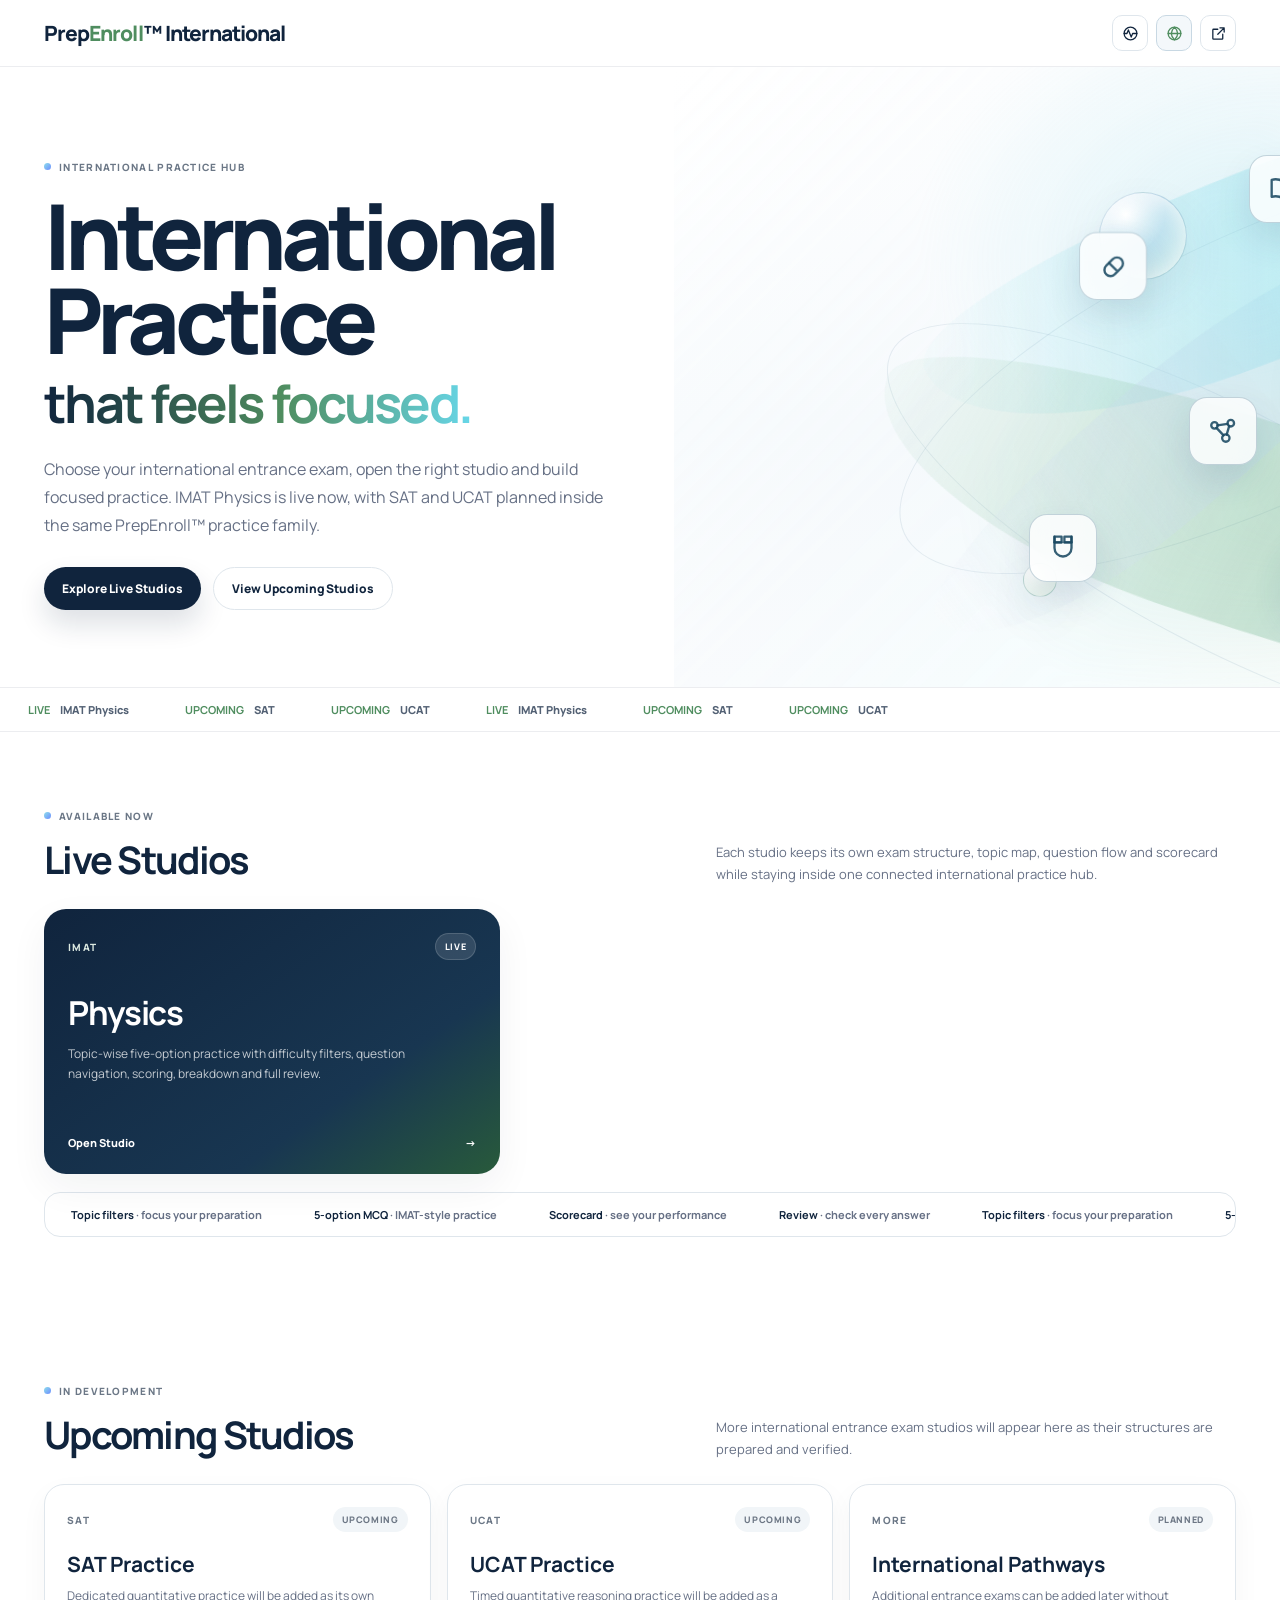
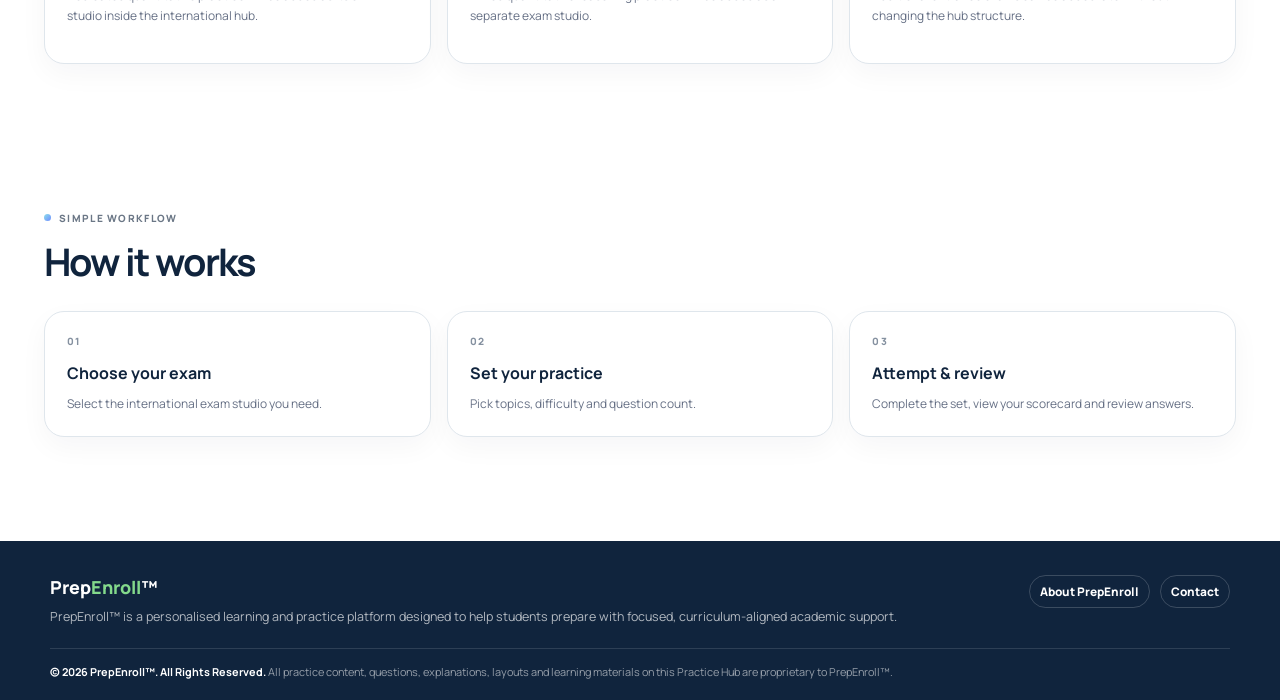
<file: index.html>
<!doctype html>
<html lang="en">
<head>
<meta charset="utf-8">
<meta name="viewport" content="width=device-width,initial-scale=1">
<title>PrepEnroll™ International Practice Hub</title>
<meta name="description" content="PrepEnroll International Practice Hub for IMAT Physics and upcoming international entrance exam studios.">
<link rel="preconnect" href="https://fonts.googleapis.com">
<link rel="preconnect" href="https://fonts.gstatic.com" crossorigin>
<link href="https://fonts.googleapis.com/css2?family=Manrope:wght@400;500;600;700;800&display=swap" rel="stylesheet">
<style>
:root{--ink:#0d1726;--navy:#10243d;--muted:#667085;--line:#dfe6ec;--soft:#f7fafb;--cyan:#8edfeb;--blue:#adc8e8;--green:#7dbb93;--mint:#bde4d2}
*{box-sizing:border-box}html{scroll-behavior:smooth}body{margin:0;font-family:Manrope,system-ui,sans-serif;color:var(--ink);background:#fff;overflow-x:hidden}a{text-decoration:none;color:inherit}
header{position:sticky;top:0;z-index:60;background:rgba(255,255,255,.9);backdrop-filter:blur(18px);border-bottom:1px solid rgba(16,36,61,.08)}
.nav{max-width:1240px;margin:auto;padding:15px 24px;display:flex;align-items:center;justify-content:space-between;gap:20px}.brand{font-size:21px;font-weight:800;letter-spacing:-.045em;color:var(--navy)}.brand span{color:#4f8d5f}
.icon-nav{display:flex;align-items:center;gap:8px}.nav-icon{position:relative;width:36px;height:36px;border-radius:10px;display:grid;place-items:center;border:1px solid var(--line);background:#fff;color:var(--navy);transition:.18s ease}.nav-icon svg{width:17px;height:17px;fill:none;stroke:currentColor;stroke-width:1.8;stroke-linecap:round;stroke-linejoin:round}.nav-icon:hover{transform:translateY(-1px);border-color:#b8c6d2;box-shadow:0 8px 18px rgba(16,36,61,.08)}.nav-icon.active-hub{background:#f4f8fb;border-color:#c8d8e3;color:#4f8d5f}
.hero{width:100%;max-width:none;margin:0;padding-left:max(24px,calc((100vw - 1240px)/2 + 24px));min-height:620px;display:grid;grid-template-columns:minmax(0,1.02fr) minmax(520px,.98fr);gap:0;align-items:stretch;overflow:hidden}.hero-content{position:relative;z-index:3;padding:88px 52px 72px 0;display:flex;flex-direction:column;justify-content:center;max-width:690px}.eyebrow{display:inline-flex;align-items:center;gap:8px;font-size:10px;font-weight:800;letter-spacing:.13em;text-transform:uppercase;color:#6b7786}.eyebrow:before{content:"";width:7px;height:7px;border-radius:50%;background:linear-gradient(135deg,var(--cyan),#6d8cff)}
h1{color:var(--navy);margin:20px 0 24px;max-width:820px;overflow:visible}
.headline-main{display:block;font-size:clamp(62px,7.1vw,96px);line-height:.92;letter-spacing:-.064em;font-weight:800}
.headline-sub{display:block;margin-top:16px;font-size:clamp(34px,4.1vw,56px);line-height:1.02;letter-spacing:-.052em;font-weight:700;width:max-content;max-width:100%;padding-right:.08em}
h1 .grad{background:linear-gradient(90deg,#10243d 0%,#4f8d5f 55%,#68d8eb 100%);-webkit-background-clip:text;background-clip:text;color:transparent}.hero p{font-size:16px;line-height:1.76;color:var(--muted);max-width:680px;margin:0}.hero-actions{display:flex;gap:12px;flex-wrap:wrap;margin-top:28px}.btn{display:inline-flex;align-items:center;justify-content:center;padding:12px 18px;border-radius:999px;font-size:12px;font-weight:800;transition:.2s ease}.btn.primary{background:var(--navy);color:#fff;box-shadow:0 14px 28px rgba(16,36,61,.14)}.btn.secondary{background:#fff;border:1px solid var(--line);color:var(--navy)}.btn:hover{transform:translateY(-2px)}
.motion-visual{position:relative;min-height:620px;overflow:hidden;background:linear-gradient(180deg,#fff 0%,#fbfdfe 58%,#fff 100%);isolation:isolate;margin-right:calc((100vw - 100%)/-2);padding-right:calc((100vw - 100%)/2)}
.motion-visual:before{content:"";position:absolute;inset:-4% -10% -4% -10%;background:
radial-gradient(ellipse at 58% 28%,rgba(142,223,235,.22),transparent 34%),
radial-gradient(ellipse at 68% 70%,rgba(125,187,147,.19),transparent 36%),
linear-gradient(135deg,transparent 8%,rgba(198,218,235,.10) 42%,rgba(142,223,235,.08) 62%,transparent 82%);
filter:blur(7px)}
.ribbon{position:absolute;border-radius:52% 48% 62% 38%/40% 58% 42% 60%;filter:blur(.1px);opacity:.9;will-change:transform}.ribbon.r1{width:780px;height:190px;right:-70px;top:90px;background:linear-gradient(110deg,rgba(255,255,255,.08),rgba(142,223,235,.48),rgba(173,200,232,.66));transform:rotate(-20deg);animation:drift1 11s ease-in-out infinite alternate}
.ribbon.r2{width:860px;height:210px;right:-100px;bottom:45px;background:linear-gradient(100deg,rgba(189,228,210,.10),rgba(125,187,147,.38),rgba(116,169,210,.52));transform:rotate(19deg);animation:drift2 13s ease-in-out infinite alternate}
.ribbon.r3{width:610px;height:140px;right:130px;top:300px;background:linear-gradient(90deg,rgba(255,255,255,.12),rgba(198,218,235,.36),rgba(142,223,235,.34));transform:rotate(-39deg);animation:drift3 15s ease-in-out infinite alternate}
.orb{position:absolute;border-radius:50%;border:1px solid rgba(99,140,173,.16);background:radial-gradient(circle at 30% 25%,rgba(255,255,255,.95),rgba(173,210,231,.48) 45%,rgba(125,187,147,.20));box-shadow:inset 0 0 28px rgba(255,255,255,.9),0 18px 45px rgba(52,91,120,.08);backdrop-filter:blur(5px);will-change:transform}.orb.o1{width:148px;height:148px;right:165px;top:235px;animation:float1 8s ease-in-out infinite}
.orb.o2{width:88px;height:88px;right:430px;top:125px;animation:float2 10s ease-in-out infinite}
.orb.o3{width:64px;height:64px;right:48px;bottom:115px;animation:float3 9s ease-in-out infinite}
.orb.o4{width:34px;height:34px;right:560px;bottom:90px;background:radial-gradient(circle at 30% 25%,#fff,rgba(125,187,147,.5));animation:float2 7s ease-in-out infinite reverse}
.orb.o5{width:58px;height:58px;right:-12px;top:105px;animation:float1 9s ease-in-out infinite reverse}
.orbit{position:absolute;border:1px solid rgba(91,129,160,.24);border-radius:50%;transform:rotate(-25deg);opacity:.55}.orbit.a{width:790px;height:270px;right:-40px;top:165px;animation:orbitPulse 12s ease-in-out infinite}
.orbit.b{width:760px;height:235px;right:10px;bottom:40px;transform:rotate(28deg);animation:orbitPulse 15s ease-in-out infinite reverse}
.float-icon{position:absolute;z-index:10;width:68px;height:68px;display:grid;place-items:center;border:1px solid rgba(67,112,140,.30);border-radius:18px;background:rgba(255,255,255,.82);backdrop-filter:blur(12px);box-shadow:0 16px 34px rgba(42,77,104,.12);color:rgba(26,73,98,.88);will-change:transform}
.float-icon svg{width:34px;height:34px;fill:none;stroke:currentColor;stroke-width:1.65;stroke-linecap:round;stroke-linejoin:round}
.fi-dna{right:105px;top:70px;animation:iconFloatA 10s ease-in-out infinite}
.fi-book{right:300px;top:88px;animation:iconFloatB 12s ease-in-out infinite}
.fi-pill{right:470px;top:165px;animation:iconFloatC 11s ease-in-out infinite}
.fi-pen{right:180px;top:210px;animation:iconFloatB 9s ease-in-out infinite reverse}
.fi-atom{right:70px;top:345px;animation:iconFloatC 12s ease-in-out infinite}
.fi-molecule{right:360px;top:330px;animation:iconFloatA 14s ease-in-out infinite reverse}
.fi-magnet{right:520px;bottom:105px;animation:iconFloatA 13s ease-in-out infinite reverse}
.fi-stethoscope{right:265px;bottom:80px;animation:iconFloatC 12s ease-in-out infinite}
.fi-force{right:85px;bottom:125px;animation:iconFloatB 9s ease-in-out infinite}
@keyframes iconFloatA{0%,100%{transform:translate3d(0,0,0) rotate(-2deg)}50%{transform:translate3d(-10px,-16px,0) rotate(4deg)}}
@keyframes iconFloatB{0%,100%{transform:translate3d(0,0,0) rotate(2deg)}50%{transform:translate3d(13px,-11px,0) rotate(-5deg)}}
@keyframes iconFloatC{0%,100%{transform:translate3d(0,0,0) scale(1)}50%{transform:translate3d(-8px,14px,0) scale(1.04)}}
@keyframes drift1{from{transform:translate3d(0,0,0) rotate(-20deg)}to{transform:translate3d(-28px,18px,0) rotate(-16deg)}}@keyframes drift2{from{transform:translate3d(0,0,0) rotate(20deg)}to{transform:translate3d(-34px,-18px,0) rotate(16deg)}}@keyframes drift3{from{transform:translate3d(0,0,0) rotate(-42deg)}to{transform:translate3d(20px,-12px,0) rotate(-37deg)}}@keyframes float1{0%,100%{transform:translate3d(0,0,0)}50%{transform:translate3d(-12px,-20px,0)}}@keyframes float2{0%,100%{transform:translate3d(0,0,0)}50%{transform:translate3d(16px,13px,0)}}@keyframes float3{0%,100%{transform:translate3d(0,0,0)}50%{transform:translate3d(-8px,18px,0)}}@keyframes orbitPulse{0%,100%{opacity:.38;transform:scale(.98) rotate(-25deg)}50%{opacity:.62;transform:scale(1.02) rotate(-25deg)}}
.ticker-wrap{overflow:hidden;border-top:1px solid rgba(16,36,61,.08);border-bottom:1px solid rgba(16,36,61,.08);background:rgba(255,255,255,.8);backdrop-filter:blur(8px)}.ticker{display:flex;width:max-content;animation:ticker 27s linear infinite}.ticker-item{padding:14px 28px;font-size:11px;font-weight:800;color:#536174;white-space:nowrap}.ticker-item b{margin-right:8px;color:#4f8d5f}@keyframes ticker{from{transform:translateX(0)}to{transform:translateX(-50%)}}
.section{max-width:1240px;margin:auto;padding:70px 24px}.section-head{display:flex;align-items:flex-end;justify-content:space-between;gap:30px;margin-bottom:24px}.section-head h2{margin:9px 0 0;font-size:38px;letter-spacing:-.045em;color:var(--navy)}.section-head p{max-width:520px;margin:0;color:var(--muted);font-size:13px;line-height:1.7}.grid{display:grid;grid-template-columns:1.18fr .91fr .91fr;gap:16px}.card{min-height:265px;padding:24px;display:flex;flex-direction:column;justify-content:space-between;border:1px solid var(--line);border-radius:22px;background:rgba(255,255,255,.9);box-shadow:0 14px 38px rgba(16,36,61,.055);position:relative;overflow:hidden;transition:.22s ease}.card.c1{background:linear-gradient(145deg,#10243d,#183651 68%,#285a3b);color:#fff;border:0}.card:hover{transform:translateY(-4px);box-shadow:0 20px 50px rgba(16,36,61,.09)}.topline{display:flex;align-items:center;justify-content:space-between;gap:10px}.tag{font-size:10px;font-weight:800;letter-spacing:.13em;text-transform:uppercase;color:#6b7786}.card.c1 .tag{color:#dce9e1}.pill{padding:6px 9px;border-radius:999px;font-size:9px;font-weight:800;letter-spacing:.07em;text-transform:uppercase}.live{background:rgba(255,255,255,.12);color:#fff;border:1px solid rgba(255,255,255,.15)}.soon{background:#f1f5f8;color:#6c7684}.card h3{font-size:29px;letter-spacing:-.04em;color:var(--navy);margin:30px 0 9px}.card.c1 h3{color:#fff;font-size:33px}.card p{margin:0;color:var(--muted);font-size:12px;line-height:1.68;max-width:92%}.card.c1 p{color:rgba(255,255,255,.75)}.card-link{margin-top:28px;display:flex;align-items:center;justify-content:space-between;font-size:11px;font-weight:800;color:var(--navy)}.card.c1 .card-link{color:#fff}.rail-wrap{margin-top:18px;border:1px solid var(--line);border-radius:16px;overflow:hidden;background:rgba(255,255,255,.78)}.rail{display:flex;width:max-content;animation:rail 32s linear infinite}.rail span{padding:14px 26px;font-size:11px;font-weight:700;color:var(--muted);white-space:nowrap}.rail b{color:var(--navy)}@keyframes rail{from{transform:translateX(-50%)}to{transform:translateX(0)}}
.coming-grid,.how{display:grid;grid-template-columns:repeat(3,1fr);gap:16px}.coming,.step{border-radius:20px;padding:22px;background:#fff;border:1px solid var(--line);box-shadow:0 10px 28px rgba(16,36,61,.04)}.coming{min-height:180px}.coming h3{color:var(--navy);font-size:21px;margin:18px 0 8px}.coming p,.step span{margin:0;color:var(--muted);font-size:12px;line-height:1.68}.step .n{font-size:10px;font-weight:800;color:#8591a0;margin-bottom:14px;letter-spacing:.12em}.step strong{display:block;color:var(--navy);font-size:16px;margin-bottom:7px}
.pe-global-footer{margin-top:34px;background:#10243d;color:#fff;padding:34px 24px 20px}.pe-footer-inner{max-width:1180px;margin:0 auto;display:flex;justify-content:space-between;gap:30px;align-items:flex-start}.pe-footer-brand{font-size:1.12rem;font-weight:900;margin-bottom:8px}.pe-footer-brand span{color:#83d98b}.pe-footer-about p{font-size:.78rem;line-height:1.65;color:rgba(255,255,255,.68);margin:0}.pe-footer-links{display:flex;gap:10px;flex-wrap:wrap;justify-content:flex-end}.pe-footer-links a{color:#fff;font-size:.74rem;font-weight:800;border:1px solid rgba(255,255,255,.18);border-radius:999px;padding:7px 10px}.pe-footer-legal{max-width:1180px;margin:20px auto 0;padding-top:15px;border-top:1px solid rgba(255,255,255,.12);font-size:.68rem;line-height:1.5;color:rgba(255,255,255,.56)}.pe-footer-legal strong{color:#fff}
@media(max-width:900px){.hero{grid-template-columns:1fr;padding-left:0}.hero-content{padding:64px 22px 48px}.motion-visual{min-height:400px;margin-right:0;padding-right:0}.grid{grid-template-columns:1fr 1fr}.card.c1{grid-column:1/3}}
@media(max-width:640px){.hero{padding-top:38px}.motion-visual{min-height:330px}.float-icon{width:54px;height:54px}.float-icon svg{width:27px;height:27px}.fi-molecule,.fi-force{display:none}.grid,.coming-grid,.how{grid-template-columns:1fr}.card.c1{grid-column:auto}.section-head{align-items:flex-start;flex-direction:column}.headline-main{font-size:54px}.headline-sub{font-size:34px;margin-top:12px}.pe-footer-inner{flex-direction:column}.pe-footer-links{justify-content:flex-start}.icon-nav{gap:6px}.nav-icon{width:34px;height:34px;border-radius:9px}}
@media(prefers-reduced-motion:reduce){.ribbon,.orb,.orbit,.float-icon,.ticker,.rail{animation:none!important}}
</style>
</head>
<body>
<header><div class="nav"><a class="brand" href="/prepenroll-international-physics/">Prep<span>Enroll</span>™ International</a><div class="icon-nav"><a class="nav-icon" href="https://sscpu-21.github.io/prepenroll-practice/" aria-label="Physics Practice Hub" title="Physics Practice Hub"><svg viewBox="0 0 24 24"><path d="M3 12h4l2-5 4 10 2-5h6"/><circle cx="12" cy="12" r="9"/></svg></a><a class="nav-icon active-hub" href="/prepenroll-international-physics/" aria-label="International Physics Practice Hub" title="International Physics Practice Hub"><svg viewBox="0 0 24 24"><circle cx="12" cy="12" r="9"/><path d="M3 12h18M12 3c3 3 4.5 6 4.5 9S15 18 12 21c-3-3-4.5-6-4.5-9S9 6 12 3z"/></svg></a><a class="nav-icon" href="https://www.prepenroll.com" target="_blank" rel="noopener" aria-label="PrepEnroll website" title="PrepEnroll.com"><svg viewBox="0 0 24 24"><path d="M14 4h6v6M20 4l-9 9"/><path d="M18 13v6a1 1 0 0 1-1 1H5a1 1 0 0 1-1-1V7a1 1 0 0 1 1-1h6"/></svg></a></div></div></header>
<main>
<section class="hero"><div class="hero-content"><div class="eyebrow">International Practice Hub</div><h1><span class="headline-main">International Practice</span><span class="headline-sub grad">that feels focused.</span></h1><p>Choose your international entrance exam, open the right studio and build focused practice. IMAT Physics is live now, with SAT and UCAT planned inside the same PrepEnroll™ practice family.</p><div class="hero-actions"><a class="btn primary" href="#live">Explore Live Studios</a><a class="btn secondary" href="#coming">View Upcoming Studios</a></div></div><div class="motion-visual" aria-hidden="true"><div class="orbit a"></div><div class="orbit b"></div><div class="ribbon r1"></div><div class="ribbon r2"></div><div class="ribbon r3"></div><div class="orb o1"></div><div class="orb o2"></div><div class="orb o3"></div><div class="orb o4"></div><div class="orb o5"></div>

<div class="float-icon fi-dna" aria-hidden="true"><svg viewBox="0 0 24 24"><path d="M7 3c6 4 4 14 10 18"/><path d="M17 3C11 7 13 17 7 21"/><path d="M8.5 6.2h7M7.8 10h8.4M7.8 14h8.4M8.5 17.8h7"/></svg></div>

<div class="float-icon fi-pill" aria-hidden="true"><svg viewBox="0 0 24 24"><path d="M7.2 17.8a4.2 4.2 0 0 1 0-6l4.6-4.6a4.2 4.2 0 0 1 6 6l-4.6 4.6a4.2 4.2 0 0 1-6 0z"/><path d="M9.2 9.8l5 5"/></svg></div>

<div class="float-icon fi-atom" aria-hidden="true"><svg viewBox="0 0 24 24"><circle cx="12" cy="12" r="1.5"/><ellipse cx="12" cy="12" rx="9" ry="3.8"/><ellipse cx="12" cy="12" rx="9" ry="3.8" transform="rotate(60 12 12)"/><ellipse cx="12" cy="12" rx="9" ry="3.8" transform="rotate(120 12 12)"/></svg></div>

<div class="float-icon fi-magnet" aria-hidden="true"><svg viewBox="0 0 24 24"><path d="M6 4v8a6 6 0 0 0 12 0V4"/><path d="M6 8h5M13 8h5"/><path d="M6 4h5v4H6zM13 4h5v4h-5z"/></svg></div>

<div class="float-icon fi-force" aria-hidden="true"><svg viewBox="0 0 24 24"><path d="M4 12h16"/><path d="M8 8l-4 4 4 4M16 8l4 4-4 4"/><circle cx="12" cy="12" r="2.4"/></svg></div>

<div class="float-icon fi-molecule" aria-hidden="true"><svg viewBox="0 0 24 24"><circle cx="6" cy="8" r="2.3"/><circle cx="17.5" cy="6.5" r="2.3"/><circle cx="14" cy="17" r="2.6"/><path d="M8 8l7.2-1M7.4 9.8l5 5.3M16.4 8.4l-1.8 6.2"/></svg></div>

<div class="float-icon fi-book" aria-hidden="true"><svg viewBox="0 0 24 24"><path d="M4 5.5c2.8-.8 5.4-.5 8 1.2v12c-2.6-1.7-5.2-2-8-1.2z"/><path d="M20 5.5c-2.8-.8-5.4-.5-8 1.2v12c2.6-1.7 5.2-2 8-1.2z"/></svg></div>

<div class="float-icon fi-pen" aria-hidden="true"><svg viewBox="0 0 24 24"><path d="M5 19l3.6-.8L19 7.8 16.2 5 5.8 15.4z"/><path d="M14.8 6.4l2.8 2.8"/><path d="M5 19l.8-3.6"/></svg></div>

<div class="float-icon fi-stethoscope" aria-hidden="true"><svg viewBox="0 0 24 24"><path d="M6 3v5a4 4 0 0 0 8 0V3"/><path d="M10 12v2a5 5 0 0 0 10 0v-1"/><circle cx="20" cy="11" r="2"/><path d="M4 3h2M14 3h2"/></svg></div>

</div></section>
<div class="ticker-wrap"><div class="ticker"><div class="ticker-item"><b>LIVE</b> IMAT Physics</div><div class="ticker-item"><b>UPCOMING</b> SAT</div><div class="ticker-item"><b>UPCOMING</b> UCAT</div><div class="ticker-item"><b>LIVE</b> IMAT Physics</div><div class="ticker-item"><b>UPCOMING</b> SAT</div><div class="ticker-item"><b>UPCOMING</b> UCAT</div></div></div>
<section class="section" id="live"><div class="section-head"><div><div class="eyebrow">Available now</div><h2>Live Studios</h2></div><p>Each studio keeps its own exam structure, topic map, question flow and scorecard while staying inside one connected international practice hub.</p></div><div class="grid"><a class="card c1" href="/prepenroll-international-physics/imat/"><div><div class="topline"><span class="tag">IMAT</span><span class="pill live">Live</span></div><h3>Physics</h3><p>Topic-wise five-option practice with difficulty filters, question navigation, scoring, breakdown and full review.</p></div><div class="card-link"><span>Open Studio</span><span>→</span></div></a></div><div class="rail-wrap"><div class="rail"><span><b>Topic filters</b> · focus your preparation</span><span><b>5-option MCQ</b> · IMAT-style practice</span><span><b>Scorecard</b> · see your performance</span><span><b>Review</b> · check every answer</span><span><b>Topic filters</b> · focus your preparation</span><span><b>5-option MCQ</b> · IMAT-style practice</span><span><b>Scorecard</b> · see your performance</span><span><b>Review</b> · check every answer</span></div></div></section>
<section class="section" id="coming"><div class="section-head"><div><div class="eyebrow">In development</div><h2>Upcoming Studios</h2></div><p>More international entrance exam studios will appear here as their structures are prepared and verified.</p></div><div class="coming-grid"><div class="coming"><div class="topline"><span class="tag">SAT</span><span class="pill soon">Upcoming</span></div><h3>SAT Practice</h3><p>Dedicated quantitative practice will be added as its own studio inside the international hub.</p></div><div class="coming"><div class="topline"><span class="tag">UCAT</span><span class="pill soon">Upcoming</span></div><h3>UCAT Practice</h3><p>Timed quantitative reasoning practice will be added as a separate exam studio.</p></div><div class="coming"><div class="topline"><span class="tag">More</span><span class="pill soon">Planned</span></div><h3>International Pathways</h3><p>Additional entrance exams can be added later without changing the hub structure.</p></div></div></section>
<section class="section"><div class="section-head"><div><div class="eyebrow">Simple workflow</div><h2>How it works</h2></div></div><div class="how"><div class="step"><div class="n">01</div><strong>Choose your exam</strong><span>Select the international exam studio you need.</span></div><div class="step"><div class="n">02</div><strong>Set your practice</strong><span>Pick topics, difficulty and question count.</span></div><div class="step"><div class="n">03</div><strong>Attempt & review</strong><span>Complete the set, view your scorecard and review answers.</span></div></div></section>
</main>
<footer class="pe-global-footer"><div class="pe-footer-inner"><div class="pe-footer-about"><div class="pe-footer-brand">Prep<span>Enroll</span>™</div><p>PrepEnroll™ is a personalised learning and practice platform designed to help students prepare with focused, curriculum-aligned academic support.</p></div><div class="pe-footer-links"><a href="https://www.prepenroll.com" target="_blank" rel="noopener">About PrepEnroll</a><a href="mailto:info@prepenroll.com">Contact</a></div></div><div class="pe-footer-legal"><strong>© 2026 PrepEnroll™. All Rights Reserved.</strong> <span>All practice content, questions, explanations, layouts and learning materials on this Practice Hub are proprietary to PrepEnroll™.</span></div></footer>
</body></html>
</file>
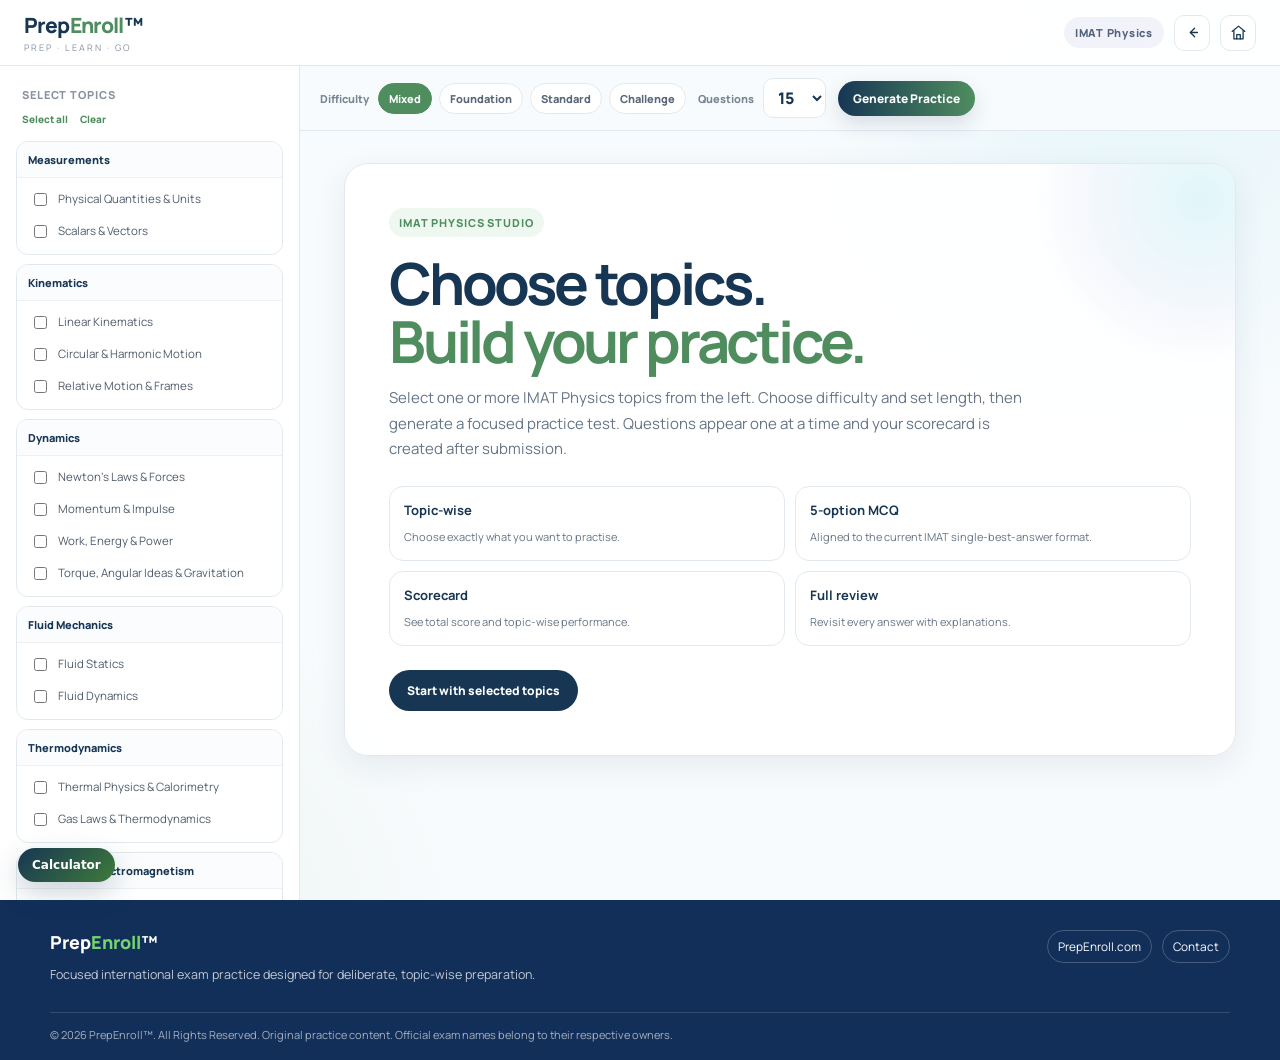
<file: imat/index.html>
<!doctype html>
<html lang="en">
<head>
<meta charset="utf-8">
<meta name="viewport" content="width=device-width,initial-scale=1">
<title>IMAT Physics Practice Studio | PrepEnroll™</title>
<meta name="description" content="PrepEnroll IMAT Physics Practice Studio with topic filters, generated practice sets, scoring, topic breakdown and full review.">
<link rel="preconnect" href="https://fonts.googleapis.com">
<link rel="preconnect" href="https://fonts.gstatic.com" crossorigin>
<link href="https://fonts.googleapis.com/css2?family=Manrope:wght@400;500;600;700;800&display=swap" rel="stylesheet">
<link rel="stylesheet" href="../styles.css">
</head>
<body>
<header class="top">
  <div>
    <div class="brand">Prep<span>Enroll</span>™</div>
    <span class="tagline">PREP · LEARN · GO</span>
  </div>
  <div class="top-right">
    <span class="exam-chip">IMAT Physics</span>

    <button class="hub-icon nav-back" type="button" aria-label="Go back" data-tooltip="Back" onclick="if(history.length>1){history.back()}else{location.href='/prepenroll-international-physics/'}">
      <svg viewBox="0 0 24 24" aria-hidden="true"><path d="M15 18l-6-6 6-6"/><path d="M9 12h10"/></svg>
    </button>

    <a class="hub-icon" href="/prepenroll-international-physics/" aria-label="International Physics Practice Hub" data-tooltip="International Physics Practice Hub">
      <svg viewBox="0 0 24 24" aria-hidden="true"><path d="M3 10.5L12 3l9 7.5"/><path d="M5.5 9.5V21h13V9.5"/><path d="M9.5 21v-6h5v6"/></svg>
    </a>
  </div>
</header>

<div class="shell">
  <aside class="sidebar">
    <div class="side-title">Select topics</div>
    <div class="select-actions">
      <button id="selectAll" class="text-btn">Select all</button>
      <button id="clearAll" class="text-btn">Clear</button>
    </div>
    <div id="topicList"></div>
  </aside>

  <main class="main">
    <div class="controls">
      <div class="control-group">
        <span class="lbl">Difficulty</span>
        <button class="chip diff active" data-diff="all">Mixed</button>
        <button class="chip diff" data-diff="Foundation">Foundation</button>
        <button class="chip diff" data-diff="Standard">Standard</button>
        <button class="chip diff" data-diff="Challenge">Challenge</button>
      </div>
      <div class="control-group">
        <label class="lbl" for="setSize">Questions</label>
        <select id="setSize">
          <option value="10">10</option>
          <option value="15" selected>15</option>
          <option value="20">20</option>
          <option value="30">30</option>
        </select>
      </div>
      <button id="generateBtn" class="gen-btn">Generate Practice</button>
    </div>

    <div class="content">
      <section id="welcomeScreen" class="screen active">
        <div class="welcome">
          <span class="eyebrow">IMAT Physics Studio</span>
          <h1>Choose topics.<br><span>Build your practice.</span></h1>
          <p>Select one or more IMAT Physics topics from the left. Choose difficulty and set length, then generate a focused practice test. Questions appear one at a time and your scorecard is created after submission.</p>
          <div class="feature-grid">
            <div><b>Topic-wise</b><span>Choose exactly what you want to practise.</span></div>
            <div><b>5-option MCQ</b><span>Aligned to the current IMAT single-best-answer format.</span></div>
            <div><b>Scorecard</b><span>See total score and topic-wise performance.</span></div>
            <div><b>Full review</b><span>Revisit every answer with explanations.</span></div>
          </div>
          <button id="welcomeStart" class="primary big">Start with selected topics</button>
        </div>
      </section>

      <section id="practiceScreen" class="screen">
        <div class="practice-head">
          <div>
            <span class="eyebrow">Practice set</span>
            <h2 id="practiceTitle">IMAT Physics Practice</h2>
          </div>
          <div class="progress-box"><b id="progressText">1 / 15</b><span id="answeredText">0 answered</span></div>
        </div>

        <div class="qcard">
          <div class="qmeta" id="qMeta"></div>
          <h3 id="qStem"></h3>
          <div id="qOptions" class="options"></div>
          <div class="navrow">
            <button id="prevBtn" class="secondary">← Previous</button>
            <div class="navbtns">
              <button id="flagBtn" class="secondary">Flag</button>
              <button id="nextBtn" class="primary">Next →</button>
              <button id="submitBtn" class="submit">Submit Practice</button>
            </div>
          </div>
          <div id="qNav" class="qnav"></div>
        </div>
      </section>

      <section id="resultsScreen" class="screen">
        <div class="results-header">
          <span class="eyebrow">Practice complete</span>
          <h2>Your IMAT Physics Scorecard</h2>
          <p class="results-meta" id="resultsMeta"></p>
        </div>

        <div class="score-card">
          <div class="score-pct" id="scorePct">0%</div>
          <div class="score-sub" id="scoreSub"></div>
          <div class="score-note">Calculated from the selected practice set.</div>
        </div>

        <div class="breakdown">
          <h3>Topic-wise performance</h3>
          <div id="breakdownRows"></div>
        </div>

        <div class="results-btns">
          <button id="reviewBtn" class="primary">Review answers</button>
          <button id="newSetBtn" class="secondary">Create new practice</button>
        </div>
      </section>

      <section id="reviewScreen" class="screen">
        <div class="review-head">
          <div><span class="eyebrow">Answer review</span><h2>Review your practice</h2></div>
          <button id="backResults" class="secondary">← Scorecard</button>
        </div>
        <div id="reviewList"></div>
      </section>
    </div>
  </main>
</div>

<button class="pe-calc-toggle" id="calcToggle">Calculator</button>
<div class="pe-calc" id="calc">
  <div class="pe-calc-head"><span>Mini calculator</span><button class="pe-calc-close" id="calcClose">×</button></div>
  <input class="pe-calc-screen" id="calcScreen" value="" readonly>
  <div class="pe-calc-grid" id="calcGrid"></div>
</div>

<footer class="pe-global-footer">
  <div class="pe-footer-inner">
    <div>
      <div class="pe-footer-brand">Prep<span>Enroll</span>™</div>
      <p>Focused international exam practice designed for deliberate, topic-wise preparation.</p>
    </div>
    <div class="pe-footer-links">
      <a href="https://www.prepenroll.com" target="_blank" rel="noopener">PrepEnroll.com</a>
      <a href="mailto:info@prepenroll.com">Contact</a>
    </div>
  </div>
  <div class="pe-footer-legal">© 2026 PrepEnroll™. All Rights Reserved. Original practice content. Official exam names belong to their respective owners.</div>
</footer>
<script src="../app.js"></script>
</body>
</html>
</file>
<file: styles.css>
:root{--navy:#173654;--navy2:#244e70;--green:#4f8d5f;--cyan:#4cc7df;--violet:#6f78c8;--ink:#17232e;--muted:#667586;--line:#e1e9ee;--bg:#f8fbfd;--white:#fff;--softblue:#eef7fb;--softgreen:#eef8f0;--softviolet:#f2f2fb;--amber:#c98b42;--red:#c94c4c;--shadow:0 10px 32px rgba(23,54,84,.08)}
*{box-sizing:border-box}html{scroll-behavior:smooth}body{margin:0;font-family:Manrope,system-ui,sans-serif;color:var(--ink);background:radial-gradient(circle at 90% 8%,rgba(76,199,223,.10),transparent 24%),radial-gradient(circle at 8% 90%,rgba(79,141,95,.08),transparent 25%),var(--bg);min-height:100vh}button,select,input{font:inherit}button{cursor:pointer}a{text-decoration:none;color:inherit}
.top{height:66px;position:sticky;top:0;z-index:50;display:flex;align-items:center;justify-content:space-between;padding:0 24px;background:rgba(255,255,255,.95);backdrop-filter:blur(16px);border-bottom:1px solid var(--line)}
.brand{font-size:21px;font-weight:800;letter-spacing:-.04em;color:var(--navy)}.brand span{color:var(--green)}.tagline{display:block;font-size:9px;letter-spacing:.22em;color:#8792a1;margin-top:2px}.top-right{display:flex;align-items:center;gap:10px}.hub-link{display:none}.hub-icon{position:relative;width:36px;height:36px;display:grid;place-items:center;border:1px solid var(--line);background:#fff;color:var(--navy);border-radius:10px;transition:.18s ease}.hub-icon svg{width:17px;height:17px;fill:none;stroke:currentColor;stroke-width:1.8;stroke-linecap:round;stroke-linejoin:round}.hub-icon:hover{transform:translateY(-1px);border-color:#b8c6d2;box-shadow:0 8px 18px rgba(16,36,61,.08);color:var(--green)}.hub-icon::after{content:attr(data-tooltip);position:absolute;top:46px;right:0;white-space:nowrap;background:#10243d;color:#fff;font-size:10px;font-weight:700;padding:7px 9px;border-radius:7px;opacity:0;pointer-events:none;transform:translateY(-4px);transition:.15s ease;box-shadow:0 8px 20px rgba(16,36,61,.14)}.hub-icon:hover::after,.hub-icon:focus-visible::after{opacity:1;transform:translateY(0)}.exam-chip{font-size:11px;font-weight:800;letter-spacing:.07em;color:#52607a;background:var(--softviolet);border-radius:999px;padding:8px 11px}
.shell{display:grid;grid-template-columns:300px minmax(0,1fr);min-height:calc(100vh - 66px)}.sidebar{background:rgba(255,255,255,.97);border-right:1px solid var(--line);padding:18px 16px;position:sticky;top:66px;height:calc(100vh - 66px);overflow:auto}.side-title{font-size:11px;font-weight:800;letter-spacing:.08em;text-transform:uppercase;color:#8792a1;margin:3px 6px 8px}.select-actions{display:flex;gap:8px;margin:0 4px 13px}.text-btn{border:0;background:none;color:var(--green);font-size:10px;font-weight:800;padding:2px}
.unit-block{border:1px solid var(--line);border-radius:12px;margin-bottom:9px;overflow:hidden;background:#fff}.unit-header{padding:10px 11px;background:#fbfcfd;font-size:11px;font-weight:800;color:var(--navy)}.sub-list{border-top:1px solid #edf1f4;padding:6px}.sub-row{display:flex;align-items:flex-start;gap:8px;padding:7px;border-radius:8px;font-size:11.5px;color:#4f5d6b;cursor:pointer;line-height:1.35}.sub-row:hover{background:var(--softblue)}.sub-row input{accent-color:var(--green);margin-top:2px}
.main{min-width:0}.controls{position:sticky;top:66px;z-index:40;padding:12px 20px;background:rgba(248,251,253,.94);backdrop-filter:blur(15px);border-bottom:1px solid var(--line);display:flex;align-items:center;gap:12px;flex-wrap:wrap}.control-group{display:flex;align-items:center;gap:7px;flex-wrap:wrap}.lbl{font-size:11px;font-weight:800;color:#788596;margin-right:2px}.chip{border:1px solid var(--line);background:#fff;color:#596777;border-radius:999px;padding:7px 10px;font-size:11px;font-weight:800}.chip.active{background:var(--green);color:#fff;border-color:var(--green)}#setSize{border:1px solid var(--line);border-radius:10px;padding:7px 10px;background:#fff;color:var(--navy);font-weight:800}.gen-btn{border:0;border-radius:999px;padding:9px 15px;font-size:12px;font-weight:800;color:#fff;background:linear-gradient(90deg,var(--navy),var(--green));box-shadow:0 8px 20px rgba(23,54,84,.15)}
.content{max-width:940px;margin:0 auto;padding:32px 24px 70px}.screen{display:none}.screen.active{display:block}.welcome{position:relative;overflow:hidden;background:rgba(255,255,255,.90);border:1px solid var(--line);border-radius:24px;padding:44px;box-shadow:var(--shadow)}.welcome:before{content:"";position:absolute;width:330px;height:330px;border-radius:50%;right:-130px;top:-130px;background:radial-gradient(circle,rgba(76,199,223,.16),rgba(111,120,200,.05) 52%,transparent 72%)}.eyebrow{position:relative;z-index:2;display:inline-block;font-size:11px;font-weight:800;letter-spacing:.08em;text-transform:uppercase;color:var(--green);background:var(--softgreen);padding:7px 10px;border-radius:999px}.welcome h1{position:relative;z-index:2;font-size:clamp(38px,6vw,58px);line-height:1;letter-spacing:-.055em;color:var(--navy);margin:17px 0 14px}.welcome h1 span{color:var(--green)}.welcome p{position:relative;z-index:2;color:var(--muted);font-size:15px;line-height:1.7;max-width:650px}.feature-grid{position:relative;z-index:2;display:grid;grid-template-columns:repeat(2,1fr);gap:10px;margin:24px 0}.feature-grid div{border:1px solid var(--line);border-radius:14px;padding:14px;background:#fff}.feature-grid b{display:block;color:var(--navy);font-size:13px;margin-bottom:5px}.feature-grid span{font-size:11px;color:var(--muted);line-height:1.5}.primary,.secondary,.submit{border-radius:999px;padding:10px 15px;font-weight:800;font-size:11px}.primary{border:0;background:var(--navy);color:#fff}.primary.big{font-size:12px;padding:12px 18px}.secondary{border:1px solid var(--line);background:#fff;color:var(--navy)}.submit{border:0;background:var(--green);color:#fff}
.practice-head,.review-head{display:flex;justify-content:space-between;align-items:end;gap:16px;margin-bottom:14px}.practice-head h2,.review-head h2{font-size:28px;color:var(--navy);letter-spacing:-.035em;margin:9px 0 0}.progress-box{text-align:right}.progress-box b{display:block;color:var(--navy);font-size:14px}.progress-box span{font-size:10px;color:var(--muted)}.qcard{background:#fff;border:1px solid var(--line);border-radius:20px;padding:24px;box-shadow:var(--shadow)}.qmeta{font-size:10.5px;color:var(--green);font-weight:800;text-transform:uppercase;letter-spacing:.05em}.qcard h3{font-size:21px;line-height:1.5;color:var(--navy);margin:18px 0}.options{display:grid;gap:10px}.opt{display:flex;align-items:flex-start;gap:11px;border:1px solid var(--line);border-radius:12px;padding:12px 13px;background:#fff;transition:.15s}.opt:hover{border-color:#9db8c9;background:#fbfdff}.opt.sel{border-color:var(--navy);background:var(--softblue)}.letter{width:25px;height:25px;border-radius:50%;display:grid;place-items:center;flex:none;border:1px solid #cbd7df;font-size:10px;font-weight:800;color:#617183}.opt.sel .letter{background:var(--navy);color:#fff;border-color:var(--navy)}.navrow{display:flex;justify-content:space-between;align-items:center;gap:12px;margin-top:18px;flex-wrap:wrap}.navbtns{display:flex;gap:8px;flex-wrap:wrap}.qnav{display:flex;gap:5px;flex-wrap:wrap;margin-top:16px}.pillnav{width:29px;height:29px;border-radius:50%;border:1px solid var(--line);background:#fff;font-size:9px;font-weight:800;color:#74808d}.pillnav.current{background:var(--navy);color:#fff;border-color:var(--navy)}.pillnav.answered{box-shadow:inset 0 0 0 2px rgba(79,141,95,.45)}.pillnav.flagged{border-color:#d8a458;background:#fff6e8}
.results-header{text-align:center;margin-bottom:18px}.results-header h2{font-size:30px;color:var(--navy);margin:12px 0 5px}.results-meta{font-size:12px;color:var(--muted)}.score-card{background:linear-gradient(135deg,var(--navy),#244e70 55%,var(--green));color:#fff;border-radius:22px;padding:28px;text-align:center;box-shadow:var(--shadow);margin-bottom:16px}.score-pct{font-size:58px;font-weight:800;line-height:1}.score-sub{opacity:.88;margin-top:5px}.score-note{margin-top:12px;font-size:11px;opacity:.76}.breakdown{background:#fff;border:1px solid var(--line);border-radius:16px;padding:18px;margin-bottom:16px}.breakdown h3{margin:0 0 14px;color:var(--navy);font-size:14px}.urow{display:grid;grid-template-columns:220px 1fr 80px;gap:10px;align-items:center;margin:11px 0;font-size:11px}.bar{height:8px;background:#e9eef2;border-radius:999px;overflow:hidden}.bar>div{height:100%;background:linear-gradient(90deg,var(--navy),var(--green));border-radius:999px}.results-btns{display:flex;gap:9px;justify-content:center;flex-wrap:wrap}
.review-card{background:#fff;border:1px solid var(--line);border-radius:16px;padding:18px;margin-bottom:12px}.review-card.correct{border-left:4px solid var(--green)}.review-card.wrong{border-left:4px solid var(--red)}.review-meta{font-size:10.5px;color:#758291;font-weight:800;margin-bottom:9px}.review-card h3{font-size:16px;line-height:1.5;color:var(--navy)}.review-opt{padding:9px 11px;border:1px solid var(--line);border-radius:9px;margin:7px 0;font-size:12px}.correct-opt{border-color:var(--green);background:var(--softgreen)}.wrong-opt{border-color:var(--red);background:#fdeeee}.explanation{margin-top:10px;padding:11px 12px;background:#f7f9fb;border-radius:9px;font-size:12px;line-height:1.6;color:#52606e}
.pe-calc-toggle{position:fixed;left:18px;bottom:18px;z-index:9998;border:0;border-radius:999px;padding:10px 14px;font:700 12px system-ui;color:#fff;background:linear-gradient(135deg,#173654,#3E7B3A);box-shadow:0 10px 28px rgba(23,54,84,.22)}.pe-calc{position:fixed;left:18px;bottom:66px;z-index:9999;width:236px;padding:12px;border:1px solid rgba(56,217,255,.25);border-radius:16px;background:rgba(255,255,255,.97);box-shadow:0 18px 50px rgba(20,45,87,.22);display:none}.pe-calc.open{display:block}.pe-calc-head{display:flex;align-items:center;justify-content:space-between;margin-bottom:8px;font-size:12px;font-weight:800;color:#173654}.pe-calc-close{border:0;background:none;font-size:18px;color:#687386}.pe-calc-screen{width:100%;height:42px;border:1px solid rgba(24,35,63,.12);border-radius:10px;padding:8px 10px;text-align:right;font-size:18px;font-weight:800;color:#173654;background:#fafdff;margin-bottom:8px}.pe-calc-grid{display:grid;grid-template-columns:repeat(4,1fr);gap:6px}.pe-calc-grid button{border:1px solid rgba(24,35,63,.12);border-radius:9px;padding:9px 0;background:#fff;color:#173654;font-weight:800}.pe-calc-grid .op{background:#eefaff}.pe-calc-grid .eq{background:linear-gradient(135deg,#3E7B3A,#4cbf78);color:#fff;border:0}
.pe-global-footer{background:#122f59;color:#fff;padding:30px 20px 18px}.pe-footer-inner{max-width:1180px;margin:0 auto;display:flex;justify-content:space-between;gap:30px}.pe-footer-brand{font-size:1.12rem;font-weight:900}.pe-footer-brand span{color:#74d66f}.pe-footer-inner p{font-size:.78rem;color:rgba(255,255,255,.74);max-width:600px}.pe-footer-links{display:flex;gap:10px;align-items:flex-start;flex-wrap:wrap}.pe-footer-links a{font-size:.74rem;border:1px solid rgba(255,255,255,.22);border-radius:999px;padding:7px 10px}.pe-footer-legal{max-width:1180px;margin:16px auto 0;padding-top:14px;border-top:1px solid rgba(255,255,255,.13);font-size:.69rem;color:rgba(255,255,255,.62)}
@media(max-width:850px){.shell{grid-template-columns:1fr}.sidebar{position:static;height:auto;border-right:0;border-bottom:1px solid var(--line);max-height:350px}.controls{top:66px}.feature-grid{grid-template-columns:1fr 1fr}.urow{grid-template-columns:1fr 1fr}.urow .bar{grid-column:1/3}}
@media(max-width:560px){.top{padding:0 14px}.exam-chip{display:none}.content{padding:22px 14px 60px}.welcome{padding:28px 20px}.feature-grid{grid-template-columns:1fr}.controls{padding:10px 12px}.qcard{padding:18px}.practice-head{align-items:flex-start}.progress-box{min-width:72px}.hub-link{font-size:10px;padding:8px 10px}}

/* Immediate practice feedback */
.instant-feedback{display:none;margin-top:14px;padding:14px 16px;border-radius:12px;border:1px solid var(--line);font-size:12px;line-height:1.65;background:#f8fafc;color:#52606e}
.instant-feedback.show{display:block}
.instant-feedback.correct{background:var(--softgreen);border-color:rgba(79,141,95,.28);color:#315c3c}
.instant-feedback.wrong{background:#fff6f6;border-color:rgba(201,76,76,.24);color:#7f3333}
.instant-feedback b{color:var(--navy)}
.opt.correct-now{border-color:var(--green)!important;background:var(--softgreen)!important}
.opt.wrong-now{border-color:var(--red)!important;background:#fdeeee!important}
.opt.correct-now .letter{background:var(--green);color:#fff;border-color:var(--green)}
.opt.wrong-now .letter{background:var(--red);color:#fff;border-color:var(--red)}
</file>
